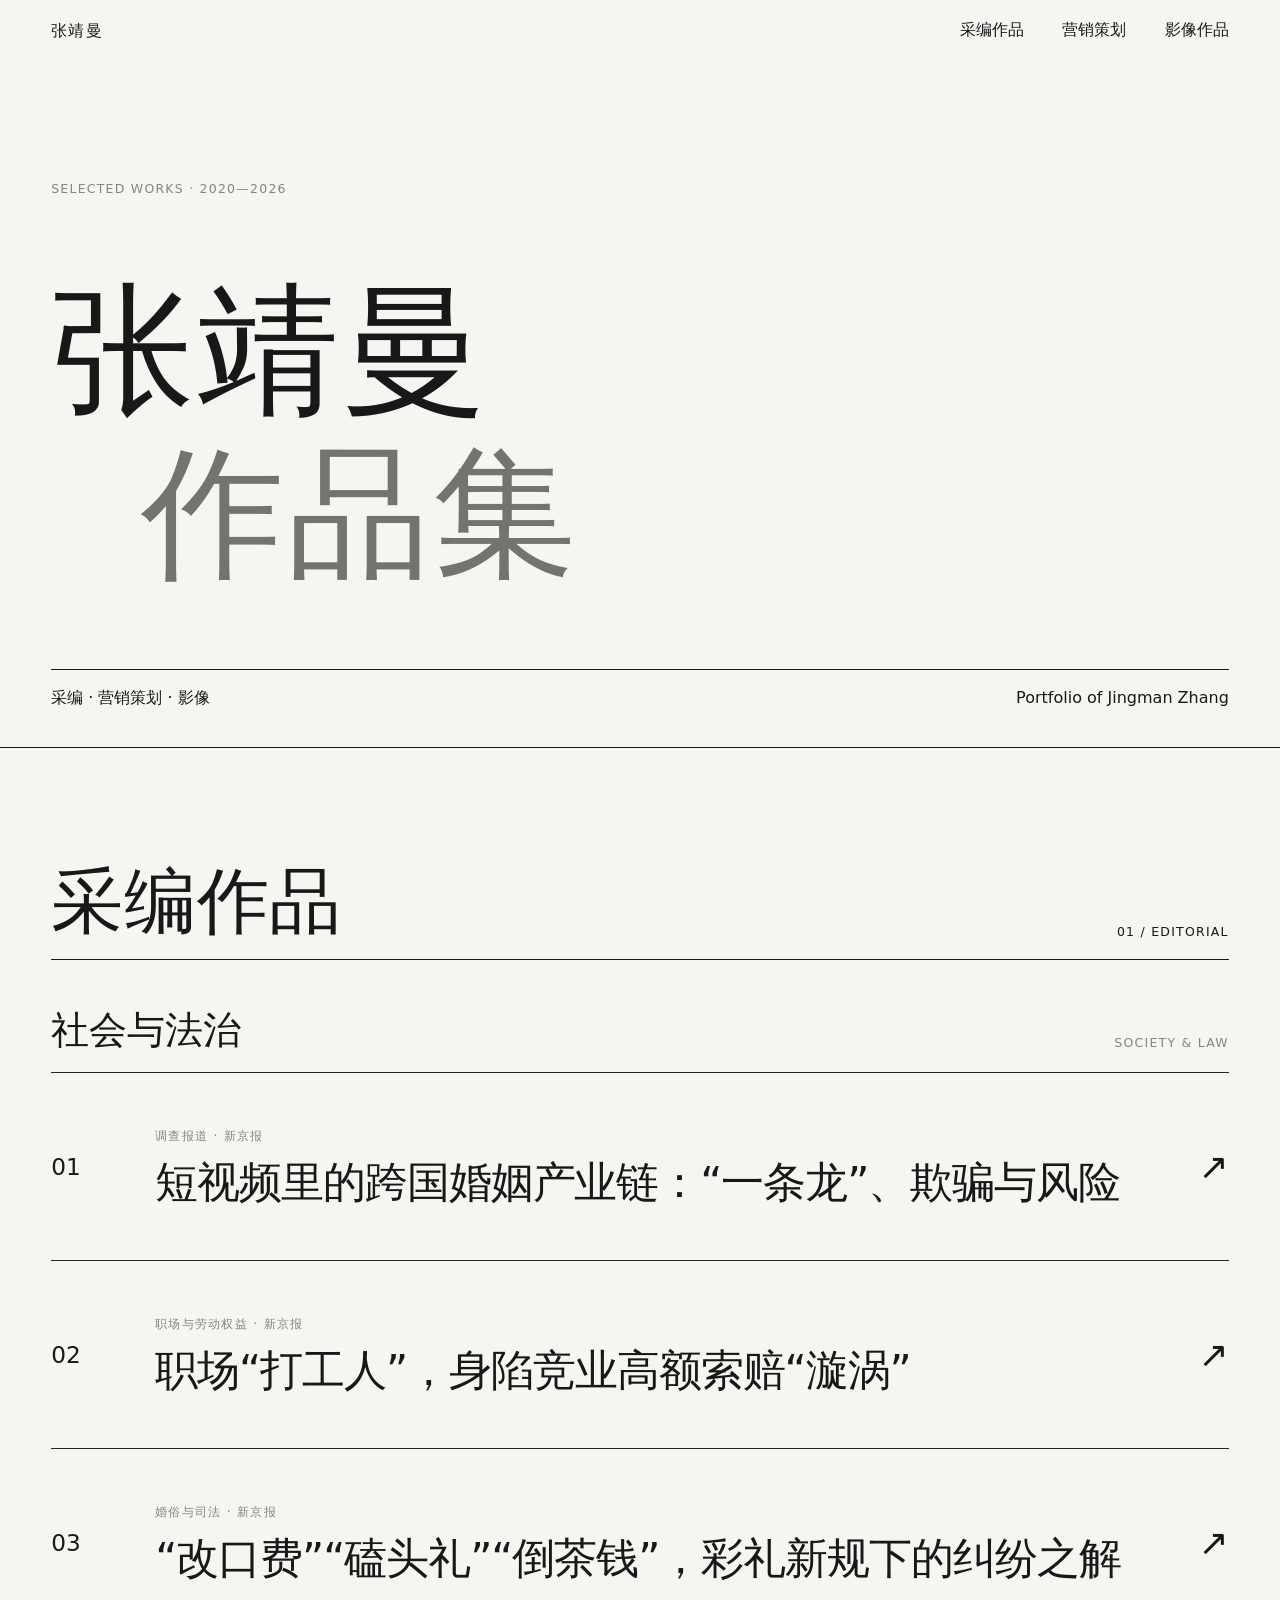
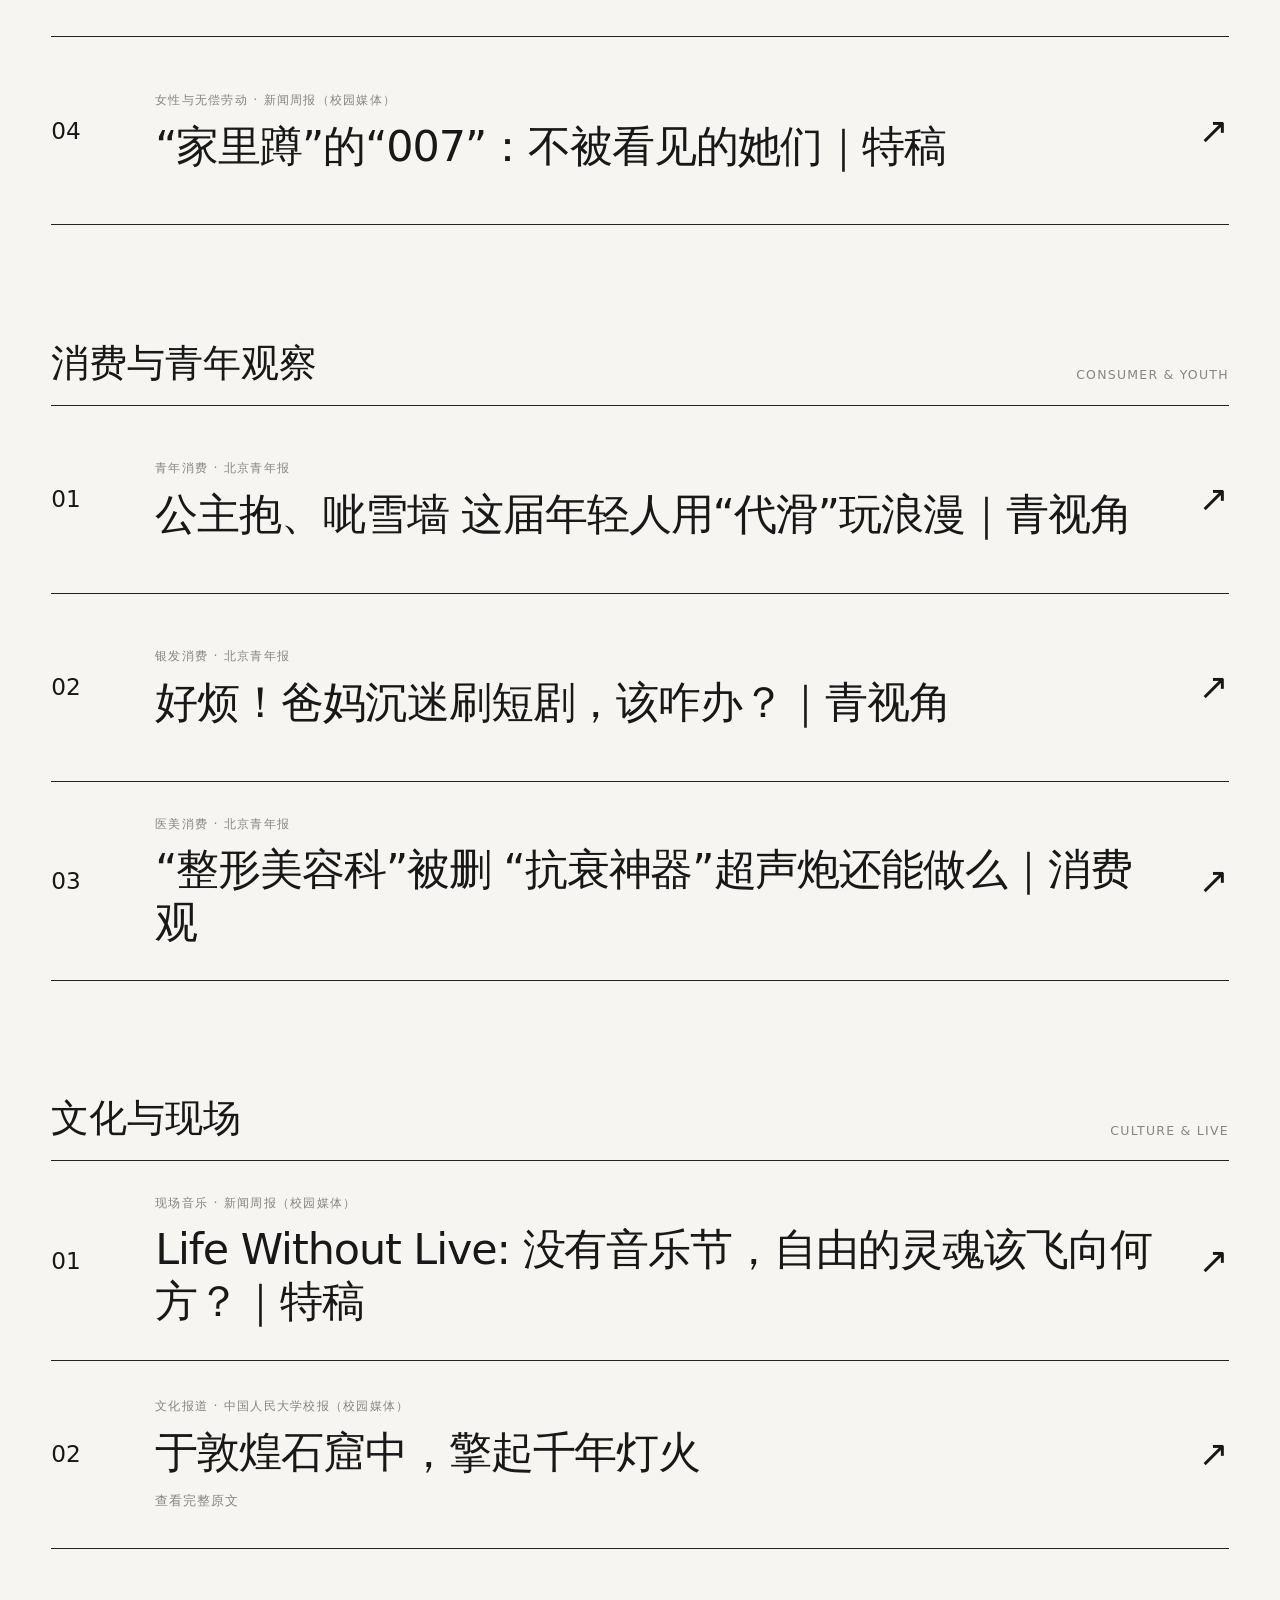
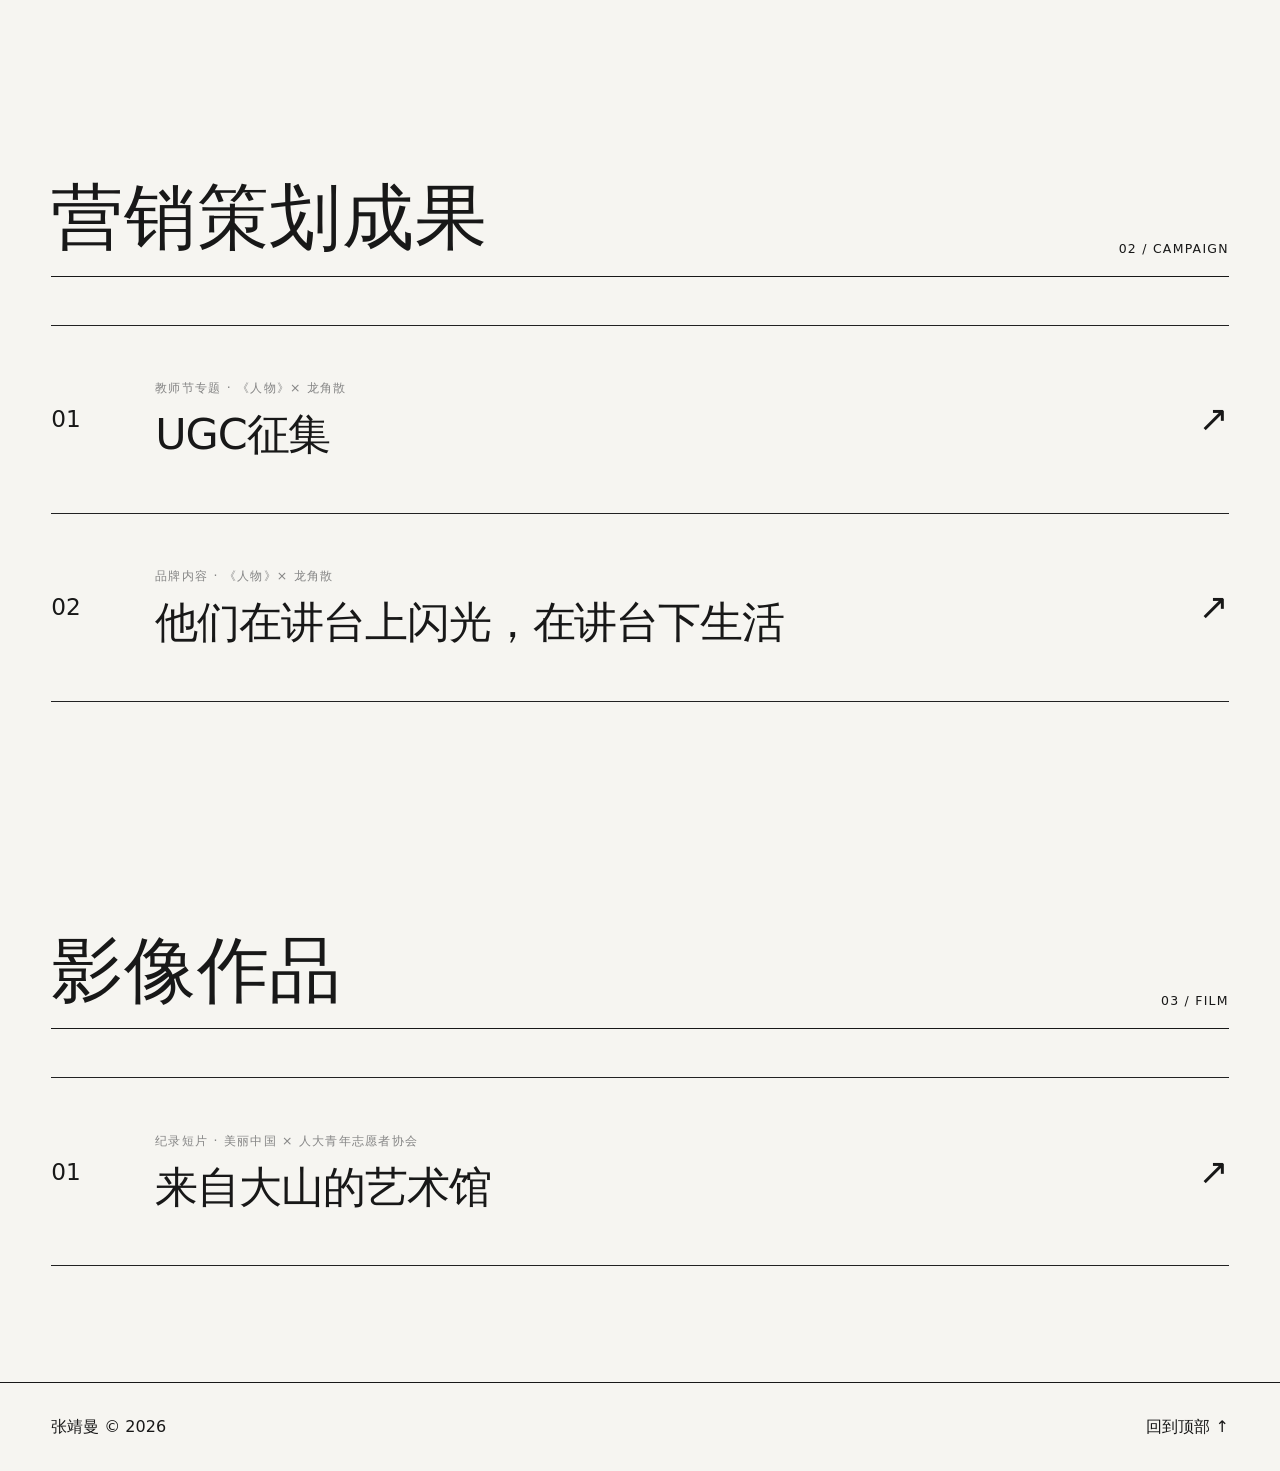
<file: index.html>
<!doctype html>
<html lang="zh-CN">
<head>
  <meta charset="utf-8">
  <meta name="viewport" content="width=device-width,initial-scale=1">
  <meta name="description" content="张靖曼的采编、营销策划与影像作品集。">
  <meta name="theme-color" content="#f6f5f1">
  <title>张靖曼｜作品集</title>
  <link rel="stylesheet" href="styles.css">
</head>
<body>
  <header class="topbar">
    <a class="brand" href="#top">张靖曼</a>
    <nav aria-label="作品分类"><a href="#editorial">采编作品</a><a href="#marketing">营销策划</a><a href="#film">影像作品</a></nav>
  </header>

  <main id="top">
    <section class="masthead">
      <p class="eyebrow">SELECTED WORKS · 2020—2026</p>
      <h1><span>张靖曼</span><span>作品集</span></h1>
      <div class="masthead-foot"><p>采编 · 营销策划 · 影像</p><p>Portfolio of Jingman Zhang</p></div>
    </section>

    <section class="works" id="editorial">
      <div class="section-title"><h2>采编作品</h2><span>01 / Editorial</span></div>

      <div class="category-head"><h3>社会与法治</h3><span>Society &amp; Law</span></div>
      <div class="work-list">
        <a class="row" href="https://mp.weixin.qq.com/s/jSz6uO53DoIVDR4lsQwEvA?scene=1&amp;click_id=371937716" target="_blank" rel="noopener"><span class="num">01</span><div><p>调查报道 · 新京报</p><h3>短视频里的跨国婚姻产业链：“一条龙”、欺骗与风险</h3></div><span class="arrow">↗</span></a>
        <a class="row" href="https://mp.weixin.qq.com/s/aWG0PpWiWffxIk2FACeV4Q?scene=1&amp;click_id=342940226" target="_blank" rel="noopener"><span class="num">02</span><div><p>职场与劳动权益 · 新京报</p><h3>职场“打工人”，身陷竞业高额索赔“漩涡”</h3></div><span class="arrow">↗</span></a>
        <a class="row" href="https://mp.weixin.qq.com/s/tlvMzZnRTWj57Y8_KnhEUQ?scene=1" target="_blank" rel="noopener"><span class="num">03</span><div><p>婚俗与司法 · 新京报</p><h3>“改口费”“磕头礼”“倒茶钱”，彩礼新规下的纠纷之解</h3></div><span class="arrow">↗</span></a>
        <a class="row" href="https://mp.weixin.qq.com/s/gPcDBbXW2Qmj6uw1qYZ6DQ" target="_blank" rel="noopener"><span class="num">04</span><div><p>女性与无偿劳动 · 新闻周报（校园媒体）</p><h3>“家里蹲”的“007”：不被看见的她们｜特稿</h3></div><span class="arrow">↗</span></a>
      </div>

      <div class="category-head category-gap"><h3>消费与青年观察</h3><span>Consumer &amp; Youth</span></div>
      <div class="work-list">
        <a class="row" href="https://mp.weixin.qq.com/s/yWNxZ7lRr8-43VfIY0P7qA?scene=1&amp;click_id=1309142649" target="_blank" rel="noopener"><span class="num">01</span><div><p>青年消费 · 北京青年报</p><h3>公主抱、呲雪墙 这届年轻人用“代滑”玩浪漫｜青视角</h3></div><span class="arrow">↗</span></a>
        <a class="row" href="https://mp.weixin.qq.com/s/nfSul5AOs-XhMYuuqhdkZA?scene=1&amp;click_id=974485284" target="_blank" rel="noopener"><span class="num">02</span><div><p>银发消费 · 北京青年报</p><h3>好烦！爸妈沉迷刷短剧，该咋办？｜青视角</h3></div><span class="arrow">↗</span></a>
        <a class="row" href="https://mp.weixin.qq.com/s/xiiXEjQX2xho9LVVOreDyw?scene=1&amp;click_id=115687550" target="_blank" rel="noopener"><span class="num">03</span><div><p>医美消费 · 北京青年报</p><h3>“整形美容科”被删 “抗衰神器”超声炮还能做么｜消费观</h3></div><span class="arrow">↗</span></a>
      </div>

      <div class="category-head category-gap"><h3>文化与现场</h3><span>Culture &amp; Live</span></div>
      <div class="work-list">
        <a class="row" href="https://mp.weixin.qq.com/s/BZ1dyjG9vWxqvJ_irr_mYg" target="_blank" rel="noopener"><span class="num">01</span><div><p>现场音乐 · 新闻周报（校园媒体）</p><h3>Life Without Live: 没有音乐节，自由的灵魂该飞向何方？｜特稿</h3></div><span class="arrow">↗</span></a>
        <a class="row" href="dunhuang.html" target="_blank"><span class="num">02</span><div><p>文化报道 · 中国人民大学校报（校园媒体）</p><h3>于敦煌石窟中，擎起千年灯火</h3><span class="read-note">查看完整原文</span></div><span class="arrow">↗</span></a>
      </div>
    </section>

    <section class="works" id="marketing">
      <div class="section-title"><h2>营销策划成果</h2><span>02 / Campaign</span></div>
      <div class="work-list">
        <a class="row" href="https://mp.weixin.qq.com/s/-lDtiOAdJDDiyAoJi5X9LA" target="_blank" rel="noopener"><span class="num">01</span><div><p>教师节专题 · 《人物》× 龙角散</p><h3>UGC征集</h3></div><span class="arrow">↗</span></a>
        <a class="row" href="https://mp.weixin.qq.com/s/PAJZ8NpId8i36G2xoipfwg" target="_blank" rel="noopener"><span class="num">02</span><div><p>品牌内容 · 《人物》× 龙角散</p><h3>他们在讲台上闪光，在讲台下生活</h3></div><span class="arrow">↗</span></a>
      </div>
    </section>

    <section class="works" id="film">
      <div class="section-title"><h2>影像作品</h2><span>03 / Film</span></div>
      <div class="work-list">
        <a class="row" href="https://www.xinpianchang.com/a13301851?token=HZAgF4vnBV11EdbcJiWzqu&amp;channel=copyLink&amp;from=webShare" target="_blank" rel="noopener"><span class="num">01</span><div><p>纪录短片 · 美丽中国 × 人大青年志愿者协会</p><h3>来自大山的艺术馆</h3></div><span class="arrow">↗</span></a>
      </div>
    </section>
  </main>

  <footer><p>张靖曼 © <span id="year"></span></p><a href="#top">回到顶部 ↑</a></footer>
  <script src="script.js"></script>
</body>
</html>
</file>
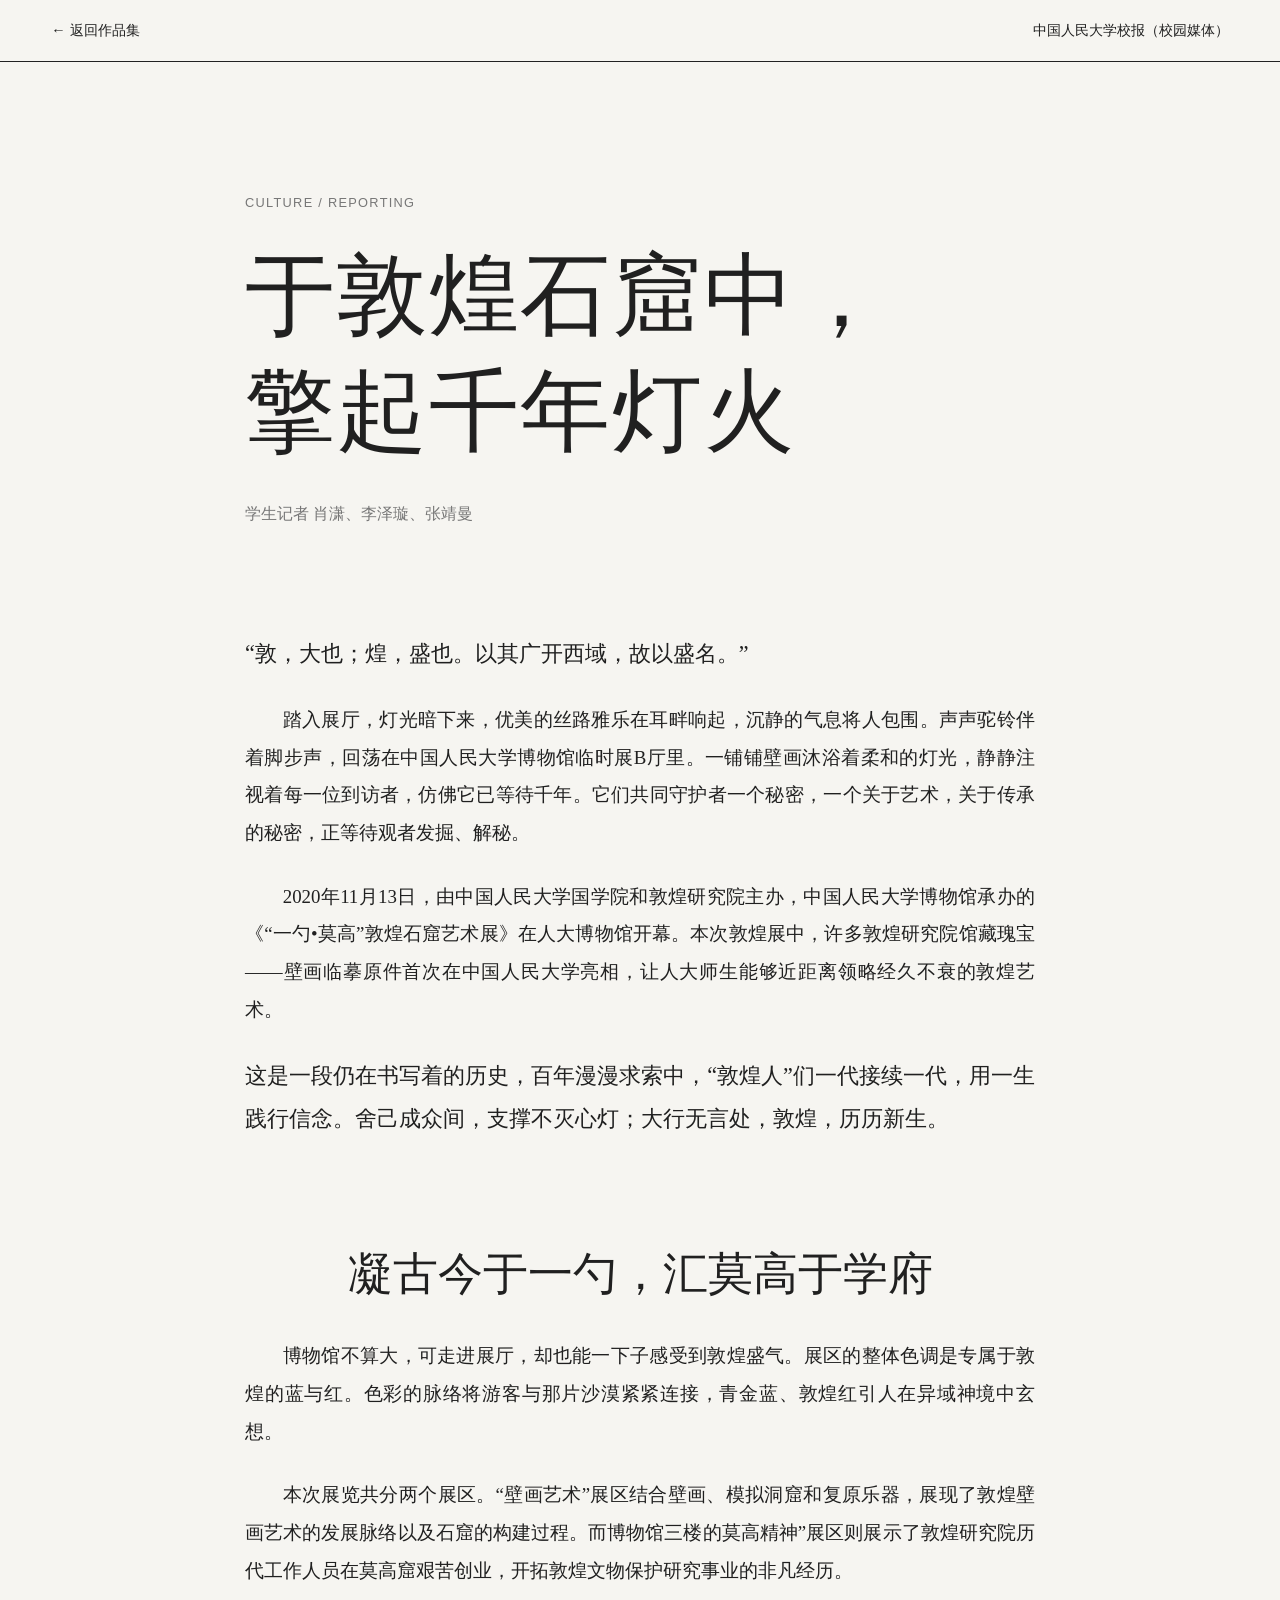
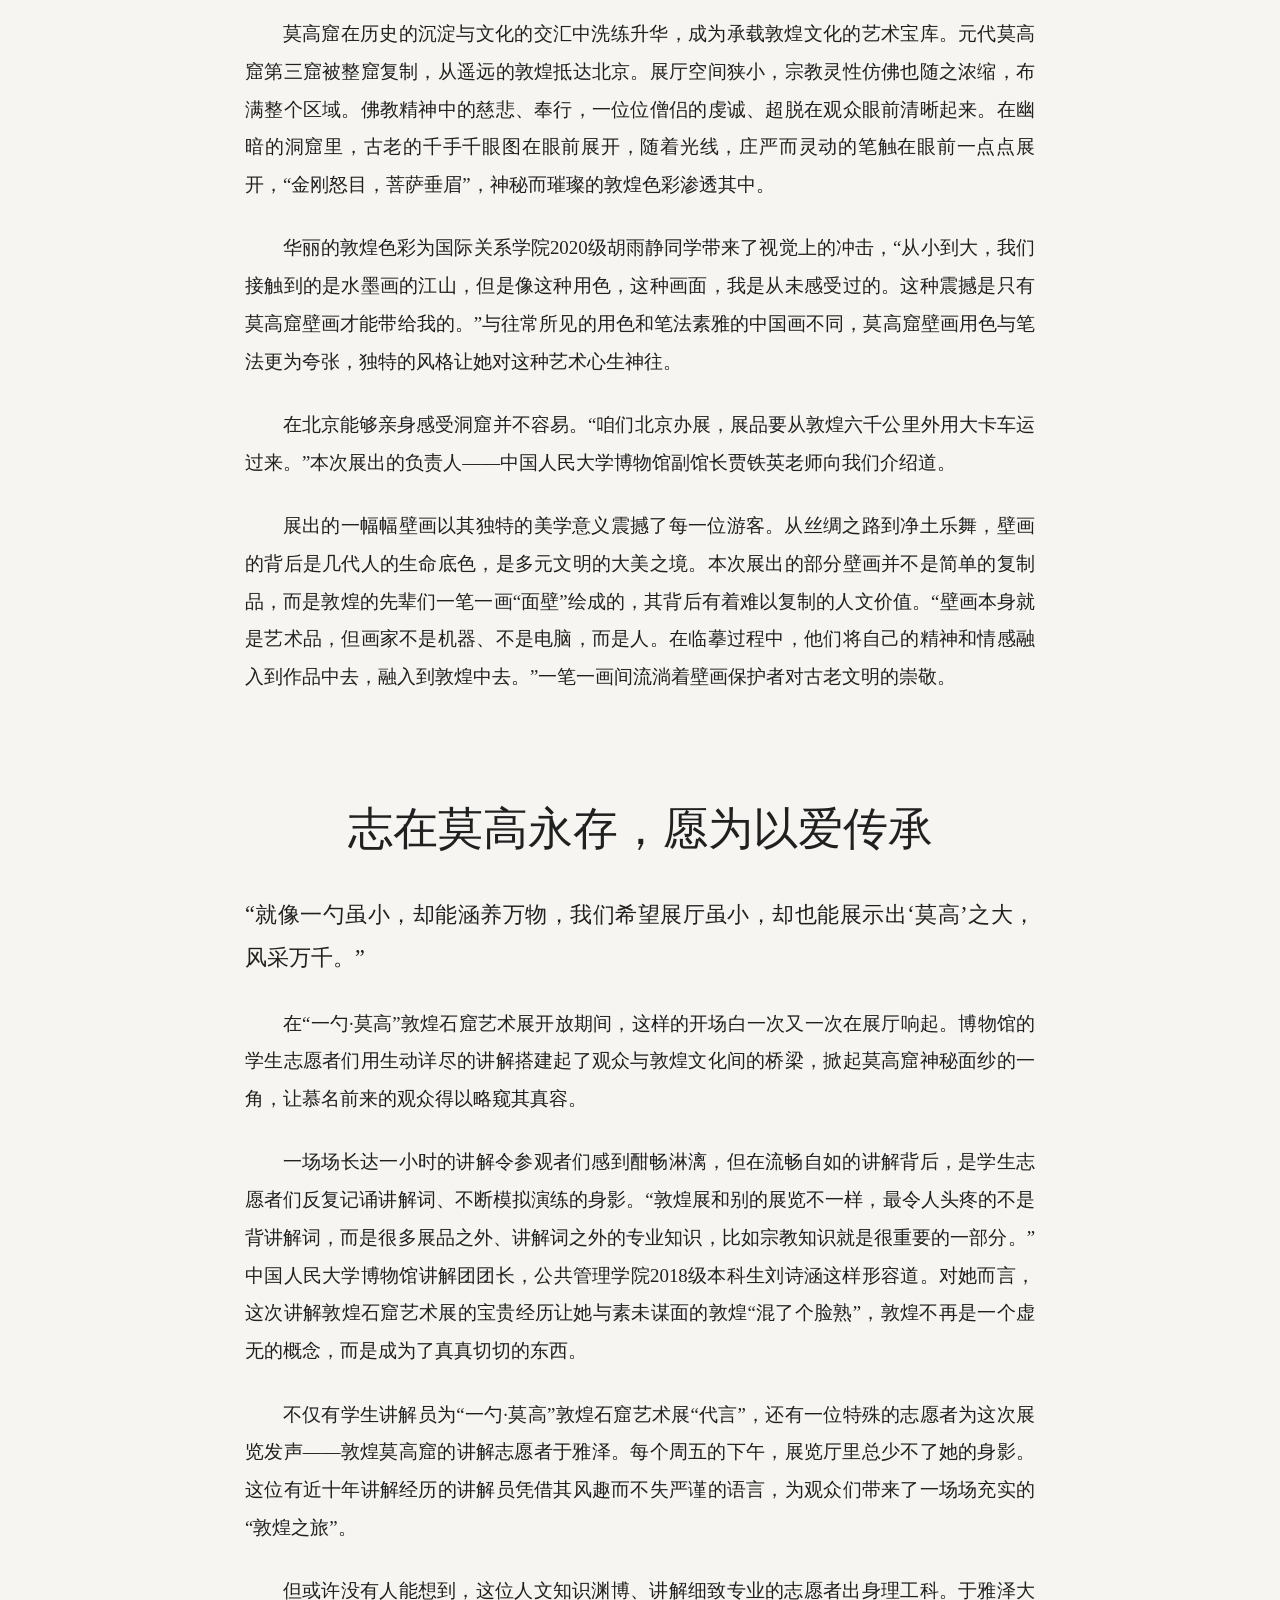
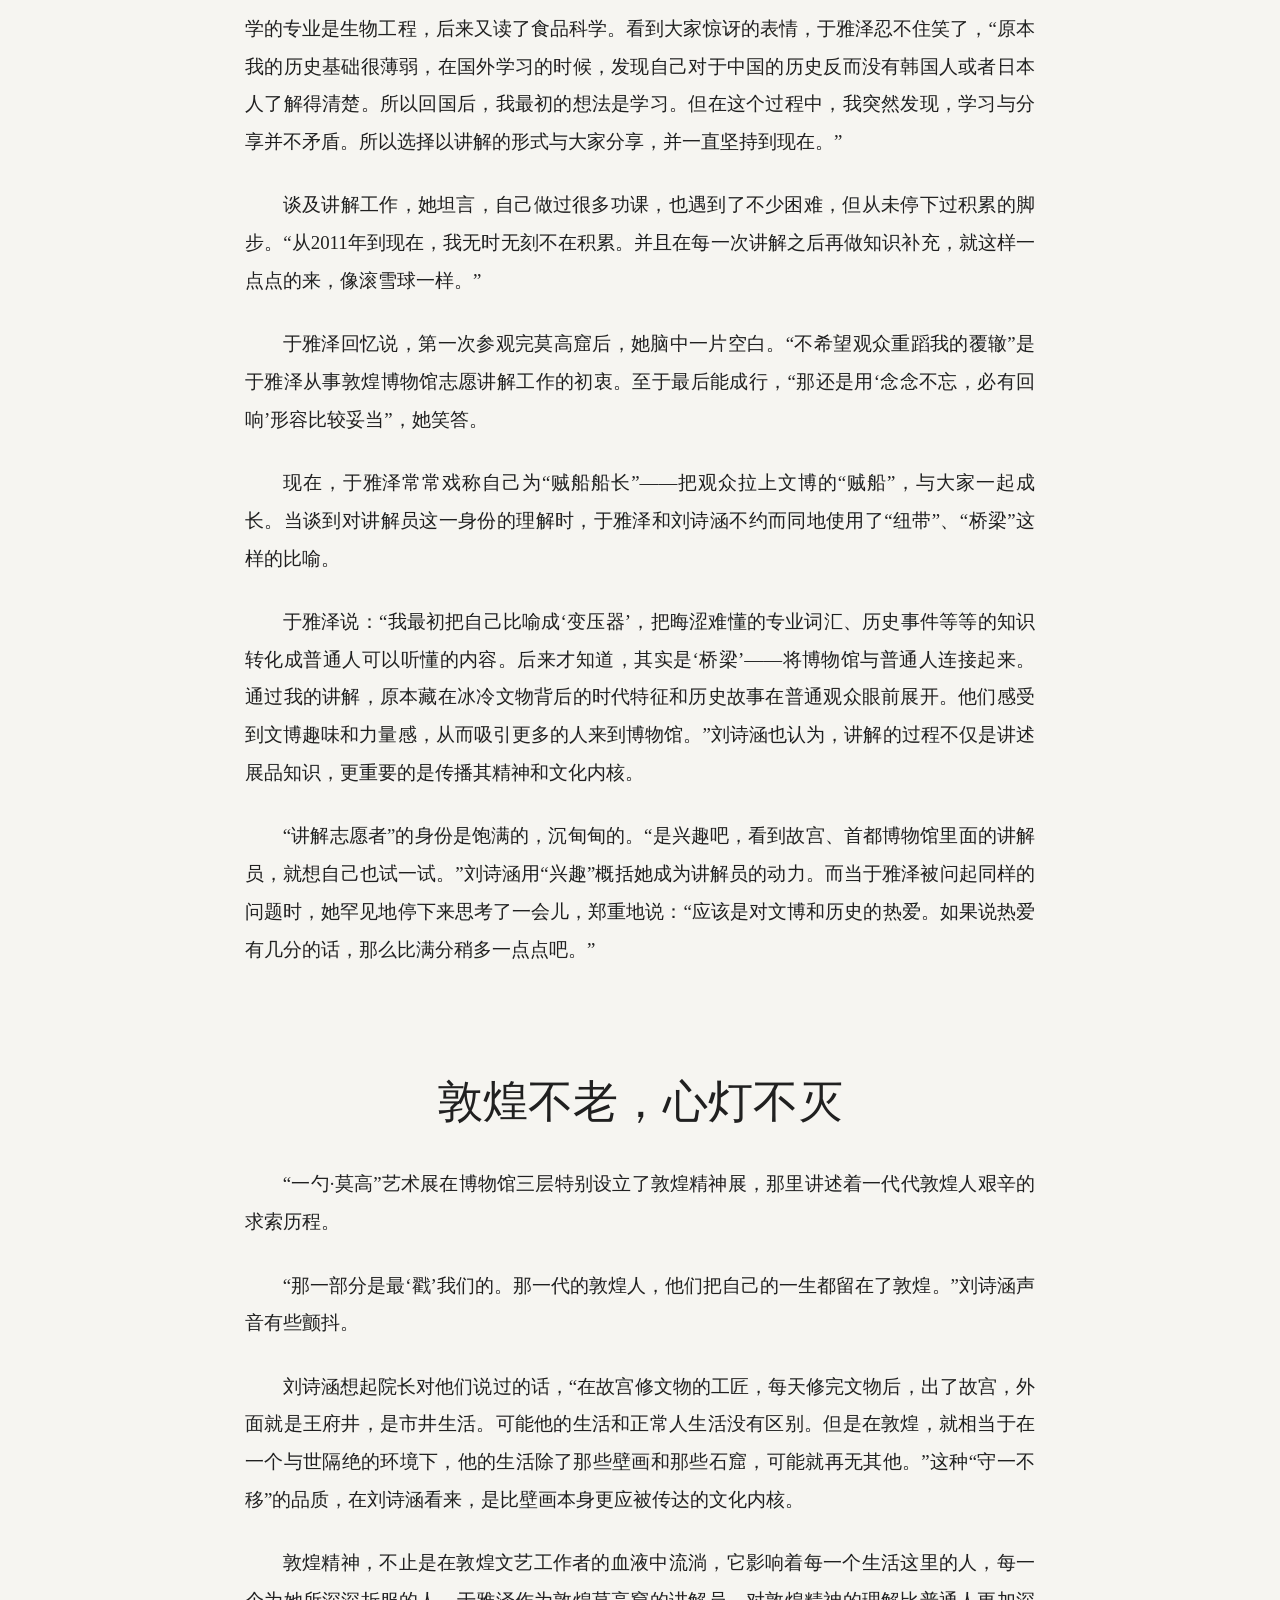
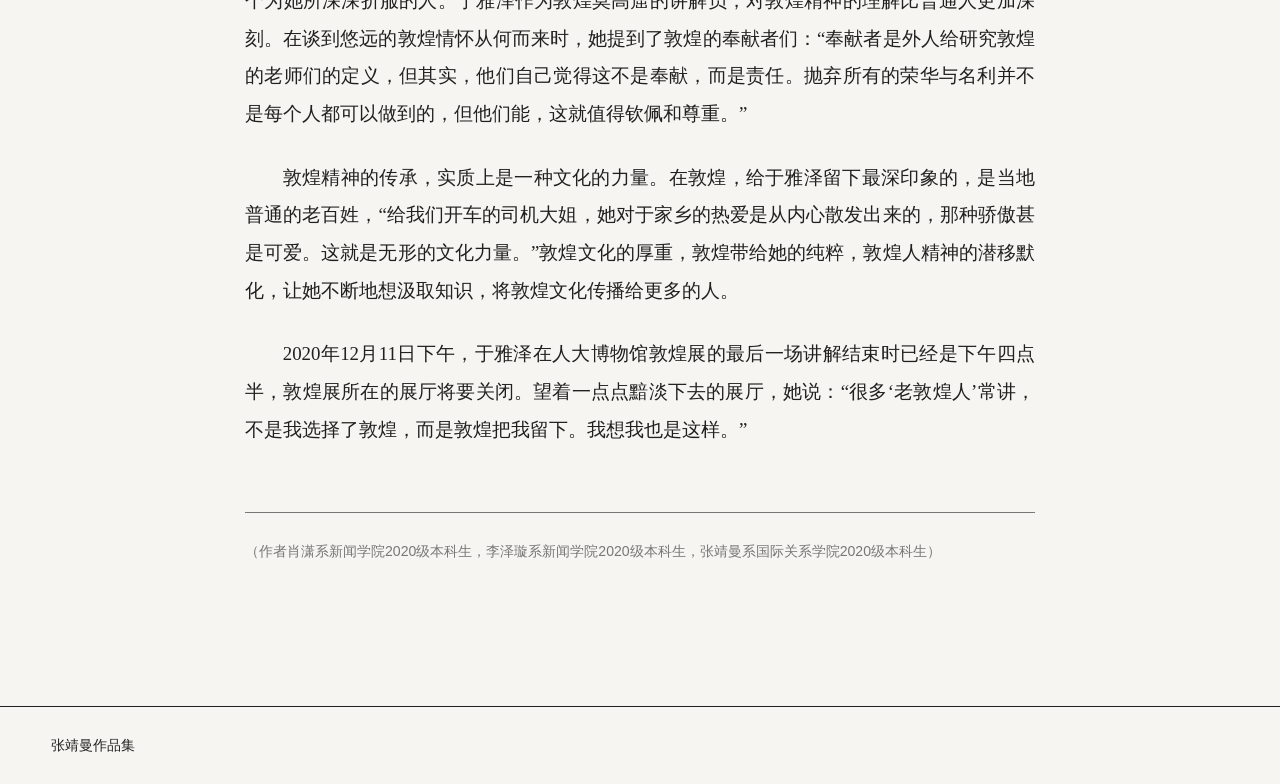
<file: dunhuang.html>
<!doctype html>
<html lang="zh-CN">
<head>
  <meta charset="utf-8">
  <meta name="viewport" content="width=device-width,initial-scale=1">
  <meta name="description" content="《于敦煌石窟中，擎起千年灯火》全文">
  <title>于敦煌石窟中，擎起千年灯火｜张靖曼作品集</title>
  <style>
    *{box-sizing:border-box}html{scroll-behavior:smooth}body{margin:0;background:#f6f5f1;color:#202020;font-family:"Songti SC","SimSun",serif;font-weight:300;line-height:2}
    header{position:sticky;top:0;display:flex;justify-content:space-between;align-items:center;padding:1rem clamp(1.25rem,4vw,4rem);background:rgba(246,245,241,.94);backdrop-filter:blur(12px);border-bottom:1px solid #222;font-family:"PingFang SC","Microsoft YaHei",sans-serif;font-size:.9rem;z-index:5}
    a{color:inherit;text-decoration:none}main{width:min(790px,calc(100% - 2.5rem));margin:0 auto;padding:clamp(4rem,9vw,8rem) 0}
    .meta{font-family:"PingFang SC","Microsoft YaHei",sans-serif;font-size:.8rem;letter-spacing:.1em;color:#777;text-transform:uppercase}
    h1{font-size:clamp(2.7rem,7vw,5.7rem);font-weight:300;line-height:1.3;letter-spacing:.02em;margin:1.4rem 0 1.7rem}
    .byline{font-family:"PingFang SC","Microsoft YaHei",sans-serif;color:#777;margin-bottom:clamp(4rem,8vw,7rem)}
    article p{font-size:clamp(1.05rem,1.5vw,1.18rem);text-align:justify;margin:0 0 1.6rem;text-indent:2em}
    article .lead{font-size:clamp(1.18rem,1.8vw,1.38rem);line-height:1.95;text-indent:0}
    article h2{font-size:clamp(1.8rem,3.5vw,2.8rem);font-weight:400;line-height:1.4;margin:clamp(4rem,8vw,7rem) 0 2rem;text-align:center}
    article .credit{font-family:"PingFang SC","Microsoft YaHei",sans-serif;font-size:.88rem;color:#777;text-indent:0;border-top:1px solid;padding-top:1.5rem;margin-top:4rem}
    footer{border-top:1px solid;padding:1.5rem clamp(1.25rem,4vw,4rem);font-family:"PingFang SC","Microsoft YaHei",sans-serif;font-size:.9rem}
    @media(max-width:600px){article p{text-align:left}}
  </style>
</head>
<body>
  <header><a href="../index.html#editorial">← 返回作品集</a><span>中国人民大学校报（校园媒体）</span></header>
  <main>
    <p class="meta">CULTURE / REPORTING</p>
    <h1>于敦煌石窟中，<br>擎起千年灯火</h1>
    <p class="byline">学生记者 肖潇、李泽璇、张靖曼</p>
    <article><p class="lead">“敦，大也；煌，盛也。以其广开西域，故以盛名。”</p><p>踏入展厅，灯光暗下来，优美的丝路雅乐在耳畔响起，沉静的气息将人包围。声声驼铃伴着脚步声，回荡在中国人民大学博物馆临时展B厅里。一铺铺壁画沐浴着柔和的灯光，静静注视着每一位到访者，仿佛它已等待千年。它们共同守护者一个秘密，一个关于艺术，关于传承的秘密，正等待观者发掘、解秘。</p><p>2020年11月13日，由中国人民大学国学院和敦煌研究院主办，中国人民大学博物馆承办的《“一勺•莫高”敦煌石窟艺术展》在人大博物馆开幕。本次敦煌展中，许多敦煌研究院馆藏瑰宝——壁画临摹原件首次在中国人民大学亮相，让人大师生能够近距离领略经久不衰的敦煌艺术。</p><p class="lead">这是一段仍在书写着的历史，百年漫漫求索中，“敦煌人”们一代接续一代，用一生践行信念。舍己成众间，支撑不灭心灯；大行无言处，敦煌，历历新生。</p><h2>凝古今于一勺，汇莫高于学府</h2><p>博物馆不算大，可走进展厅，却也能一下子感受到敦煌盛气。展区的整体色调是专属于敦煌的蓝与红。色彩的脉络将游客与那片沙漠紧紧连接，青金蓝、敦煌红引人在异域神境中玄想。</p><p>本次展览共分两个展区。“壁画艺术”展区结合壁画、模拟洞窟和复原乐器，展现了敦煌壁画艺术的发展脉络以及石窟的构建过程。而博物馆三楼的莫高精神”展区则展示了敦煌研究院历代工作人员在莫高窟艰苦创业，开拓敦煌文物保护研究事业的非凡经历。</p><p>莫高窟在历史的沉淀与文化的交汇中洗练升华，成为承载敦煌文化的艺术宝库。元代莫高窟第三窟被整窟复制，从遥远的敦煌抵达北京。展厅空间狭小，宗教灵性仿佛也随之浓缩，布满整个区域。佛教精神中的慈悲、奉行，一位位僧侣的虔诚、超脱在观众眼前清晰起来。在幽暗的洞窟里，古老的千手千眼图在眼前展开，随着光线，庄严而灵动的笔触在眼前一点点展开，“金刚怒目，菩萨垂眉”，神秘而璀璨的敦煌色彩渗透其中。</p><p>华丽的敦煌色彩为国际关系学院2020级胡雨静同学带来了视觉上的冲击，“从小到大，我们接触到的是水墨画的江山，但是像这种用色，这种画面，我是从未感受过的。这种震撼是只有莫高窟壁画才能带给我的。”与往常所见的用色和笔法素雅的中国画不同，莫高窟壁画用色与笔法更为夸张，独特的风格让她对这种艺术心生神往。</p><p>在北京能够亲身感受洞窟并不容易。“咱们北京办展，展品要从敦煌六千公里外用大卡车运过来。”本次展出的负责人——中国人民大学博物馆副馆长贾铁英老师向我们介绍道。</p><p>展出的一幅幅壁画以其独特的美学意义震撼了每一位游客。从丝绸之路到净土乐舞，壁画的背后是几代人的生命底色，是多元文明的大美之境。本次展出的部分壁画并不是简单的复制品，而是敦煌的先辈们一笔一画“面壁”绘成的，其背后有着难以复制的人文价值。“壁画本身就是艺术品，但画家不是机器、不是电脑，而是人。在临摹过程中，他们将自己的精神和情感融入到作品中去，融入到敦煌中去。”一笔一画间流淌着壁画保护者对古老文明的崇敬。</p><h2>志在莫高永存，愿为以爱传承</h2><p class="lead">“就像一勺虽小，却能涵养万物，我们希望展厅虽小，却也能展示出‘莫高’之大，风采万千。”</p><p>在“一勺·莫高”敦煌石窟艺术展开放期间，这样的开场白一次又一次在展厅响起。博物馆的学生志愿者们用生动详尽的讲解搭建起了观众与敦煌文化间的桥梁，掀起莫高窟神秘面纱的一角，让慕名前来的观众得以略窥其真容。</p><p>一场场长达一小时的讲解令参观者们感到酣畅淋漓，但在流畅自如的讲解背后，是学生志愿者们反复记诵讲解词、不断模拟演练的身影。“敦煌展和别的展览不一样，最令人头疼的不是背讲解词，而是很多展品之外、讲解词之外的专业知识，比如宗教知识就是很重要的一部分。”中国人民大学博物馆讲解团团长，公共管理学院2018级本科生刘诗涵这样形容道。对她而言，这次讲解敦煌石窟艺术展的宝贵经历让她与素未谋面的敦煌“混了个脸熟”，敦煌不再是一个虚无的概念，而是成为了真真切切的东西。</p><p>不仅有学生讲解员为“一勺·莫高”敦煌石窟艺术展“代言”，还有一位特殊的志愿者为这次展览发声——敦煌莫高窟的讲解志愿者于雅泽。每个周五的下午，展览厅里总少不了她的身影。这位有近十年讲解经历的讲解员凭借其风趣而不失严谨的语言，为观众们带来了一场场充实的“敦煌之旅”。</p><p>但或许没有人能想到，这位人文知识渊博、讲解细致专业的志愿者出身理工科。于雅泽大学的专业是生物工程，后来又读了食品科学。看到大家惊讶的表情，于雅泽忍不住笑了，“原本我的历史基础很薄弱，在国外学习的时候，发现自己对于中国的历史反而没有韩国人或者日本人了解得清楚。所以回国后，我最初的想法是学习。但在这个过程中，我突然发现，学习与分享并不矛盾。所以选择以讲解的形式与大家分享，并一直坚持到现在。”</p><p>谈及讲解工作，她坦言，自己做过很多功课，也遇到了不少困难，但从未停下过积累的脚步。“从2011年到现在，我无时无刻不在积累。并且在每一次讲解之后再做知识补充，就这样一点点的来，像滚雪球一样。”</p><p>于雅泽回忆说，第一次参观完莫高窟后，她脑中一片空白。“不希望观众重蹈我的覆辙”是于雅泽从事敦煌博物馆志愿讲解工作的初衷。至于最后能成行，“那还是用‘念念不忘，必有回响’形容比较妥当”，她笑答。</p><p>现在，于雅泽常常戏称自己为“贼船船长”——把观众拉上文博的“贼船”，与大家一起成长。当谈到对讲解员这一身份的理解时，于雅泽和刘诗涵不约而同地使用了“纽带”、“桥梁”这样的比喻。</p><p>于雅泽说：“我最初把自己比喻成‘变压器’，把晦涩难懂的专业词汇、历史事件等等的知识转化成普通人可以听懂的内容。后来才知道，其实是‘桥梁’——将博物馆与普通人连接起来。通过我的讲解，原本藏在冰冷文物背后的时代特征和历史故事在普通观众眼前展开。他们感受到文博趣味和力量感，从而吸引更多的人来到博物馆。”刘诗涵也认为，讲解的过程不仅是讲述展品知识，更重要的是传播其精神和文化内核。</p><p>“讲解志愿者”的身份是饱满的，沉甸甸的。“是兴趣吧，看到故宫、首都博物馆里面的讲解员，就想自己也试一试。”刘诗涵用“兴趣”概括她成为讲解员的动力。而当于雅泽被问起同样的问题时，她罕见地停下来思考了一会儿，郑重地说：“应该是对文博和历史的热爱。如果说热爱有几分的话，那么比满分稍多一点点吧。”</p><h2>敦煌不老，心灯不灭</h2><p>“一勺·莫高”艺术展在博物馆三层特别设立了敦煌精神展，那里讲述着一代代敦煌人艰辛的求索历程。</p><p>“那一部分是最‘戳’我们的。那一代的敦煌人，他们把自己的一生都留在了敦煌。”刘诗涵声音有些颤抖。</p><p>刘诗涵想起院长对他们说过的话，“在故宫修文物的工匠，每天修完文物后，出了故宫，外面就是王府井，是市井生活。可能他的生活和正常人生活没有区别。但是在敦煌，就相当于在一个与世隔绝的环境下，他的生活除了那些壁画和那些石窟，可能就再无其他。”这种“守一不移”的品质，在刘诗涵看来，是比壁画本身更应被传达的文化内核。</p><p>敦煌精神，不止是在敦煌文艺工作者的血液中流淌，它影响着每一个生活这里的人，每一个为她所深深折服的人。于雅泽作为敦煌莫高窟的讲解员，对敦煌精神的理解比普通人更加深刻。在谈到悠远的敦煌情怀从何而来时，她提到了敦煌的奉献者们：“奉献者是外人给研究敦煌的老师们的定义，但其实，他们自己觉得这不是奉献，而是责任。抛弃所有的荣华与名利并不是每个人都可以做到的，但他们能，这就值得钦佩和尊重。”</p><p>敦煌精神的传承，实质上是一种文化的力量。在敦煌，给于雅泽留下最深印象的，是当地普通的老百姓，“给我们开车的司机大姐，她对于家乡的热爱是从内心散发出来的，那种骄傲甚是可爱。这就是无形的文化力量。”敦煌文化的厚重，敦煌带给她的纯粹，敦煌人精神的潜移默化，让她不断地想汲取知识，将敦煌文化传播给更多的人。</p><p>2020年12月11日下午，于雅泽在人大博物馆敦煌展的最后一场讲解结束时已经是下午四点半，敦煌展所在的展厅将要关闭。望着一点点黯淡下去的展厅，她说：“很多‘老敦煌人’常讲，不是我选择了敦煌，而是敦煌把我留下。我想我也是这样。”</p><p class="credit">（作者肖潇系新闻学院2020级本科生，李泽璇系新闻学院2020级本科生，张靖曼系国际关系学院2020级本科生）</p></article>
  </main>
  <footer><a href="../index.html">张靖曼作品集</a></footer>
</body>
</html>
</file>
<file: styles.css>
:root{--paper:#f6f5f1;--ink:#181818;--muted:#858585;--line:#222;--pad:clamp(1.25rem,4vw,5rem)}
*{box-sizing:border-box}
html{scroll-behavior:smooth}
body{margin:0;background:var(--paper);color:var(--ink);font:16px/1.55 "PingFang SC","Microsoft YaHei","Hiragino Sans GB",system-ui,sans-serif;font-weight:300}
a{color:inherit;text-decoration:none}
.topbar{position:sticky;top:0;z-index:30;display:flex;align-items:center;justify-content:space-between;padding:1.15rem var(--pad);background:rgba(246,245,241,.92);backdrop-filter:blur(14px);border-bottom:1px solid transparent}
.topbar.scrolled{border-color:var(--line)}
.brand{font-family:"Songti SC","SimSun",serif;font-weight:300;letter-spacing:.08em}
.topbar nav{display:flex;gap:clamp(1rem,3vw,3rem)}
.topbar nav a{border-bottom:1px solid transparent}
.topbar nav a:hover{border-color:currentColor}
.masthead{min-height:76vh;padding:clamp(4.5rem,9vw,8rem) var(--pad) 2.25rem;display:flex;flex-direction:column;justify-content:space-between;border-bottom:1px solid}
.eyebrow,.section-title span,.category-head span,.row p{font-size:.78rem;text-transform:uppercase;letter-spacing:.1em}
.eyebrow{margin:0;color:var(--muted)}
.masthead h1{margin:2rem 0;font-family:"Songti SC","SimSun",serif;font-size:clamp(4.4rem,11.2vw,10.5rem);font-weight:300;line-height:1.14;letter-spacing:.02em}
.masthead h1 span{display:block}
.masthead h1 span:last-child{margin-left:clamp(1.6rem,7vw,8rem);color:#74736f}
.masthead-foot{display:flex;justify-content:space-between;gap:1rem;border-top:1px solid;padding-top:1rem}
.masthead-foot p{margin:0}
.works{padding:clamp(4.5rem,9vw,9rem) var(--pad)}
.section-title{display:flex;align-items:end;justify-content:space-between;gap:1rem;border-bottom:1px solid;padding-bottom:1.1rem;margin-bottom:3rem}
.section-title h2{font-family:"Songti SC","SimSun",serif;font-size:clamp(2.6rem,5.6vw,5.8rem);line-height:1.1;margin:0;font-weight:300;letter-spacing:.01em}
.category-head{display:flex;align-items:end;justify-content:space-between;gap:1rem;margin:0 0 1.25rem}
.category-head h3{font-family:"Songti SC","SimSun",serif;font-size:clamp(1.8rem,3vw,3.2rem);font-weight:300;line-height:1.15;margin:0}
.category-head span{color:var(--muted)}
.category-gap{margin-top:clamp(5rem,9vw,9rem)}
.work-list{border-top:1px solid var(--line)}
.row{display:grid;grid-template-columns:5rem minmax(0,1fr) 3rem;gap:1.5rem;align-items:center;min-height:188px;padding:2rem 0;border-bottom:1px solid var(--line);transition:padding .22s,background .22s}
.row:hover{padding-left:1.25rem;background:#ecebe6}
.num{font-size:1.45rem;font-weight:300;font-variant-numeric:tabular-nums}
.row p{margin:0 0 .65rem;color:var(--muted);font-weight:400}
.row h3{max-width:72rem;margin:0;font-size:clamp(1.75rem,3.35vw,3.55rem);font-weight:400;line-height:1.22;letter-spacing:-.025em}
.arrow{font-size:2.25rem;text-align:right;font-weight:300;transition:transform .2s}
.row:hover .arrow{transform:translate(4px,-4px)}
.read-note{display:inline-block;margin-top:.8rem;color:var(--muted);font-size:.82rem;letter-spacing:.08em}
footer{display:flex;justify-content:space-between;padding:2rem var(--pad);border-top:1px solid}
footer p{margin:0}
@media(max-width:700px){
  .topbar{align-items:flex-start}.brand{padding-top:.1rem}.topbar nav{gap:.9rem;font-size:.86rem}.topbar nav a:last-child{display:none}
  .masthead{min-height:68vh;padding-top:4.5rem}.masthead h1{font-size:clamp(4rem,19vw,6.3rem);line-height:1.2}.masthead h1 span:last-child{margin-left:1.2rem}
  .masthead-foot{display:block}.masthead-foot p+p{margin-top:.4rem;color:var(--muted)}
  .section-title{align-items:flex-start}.category-head{align-items:flex-start}
  .row{grid-template-columns:2.4rem minmax(0,1fr) 1.6rem;gap:.7rem;min-height:158px;padding:1.5rem 0}
  .row:hover{padding-left:.4rem}.num{font-size:1rem}.row h3{font-size:1.55rem}.arrow{font-size:1.55rem}
}
@media(prefers-reduced-motion:reduce){html{scroll-behavior:auto}*{transition:none!important}}
</file>
